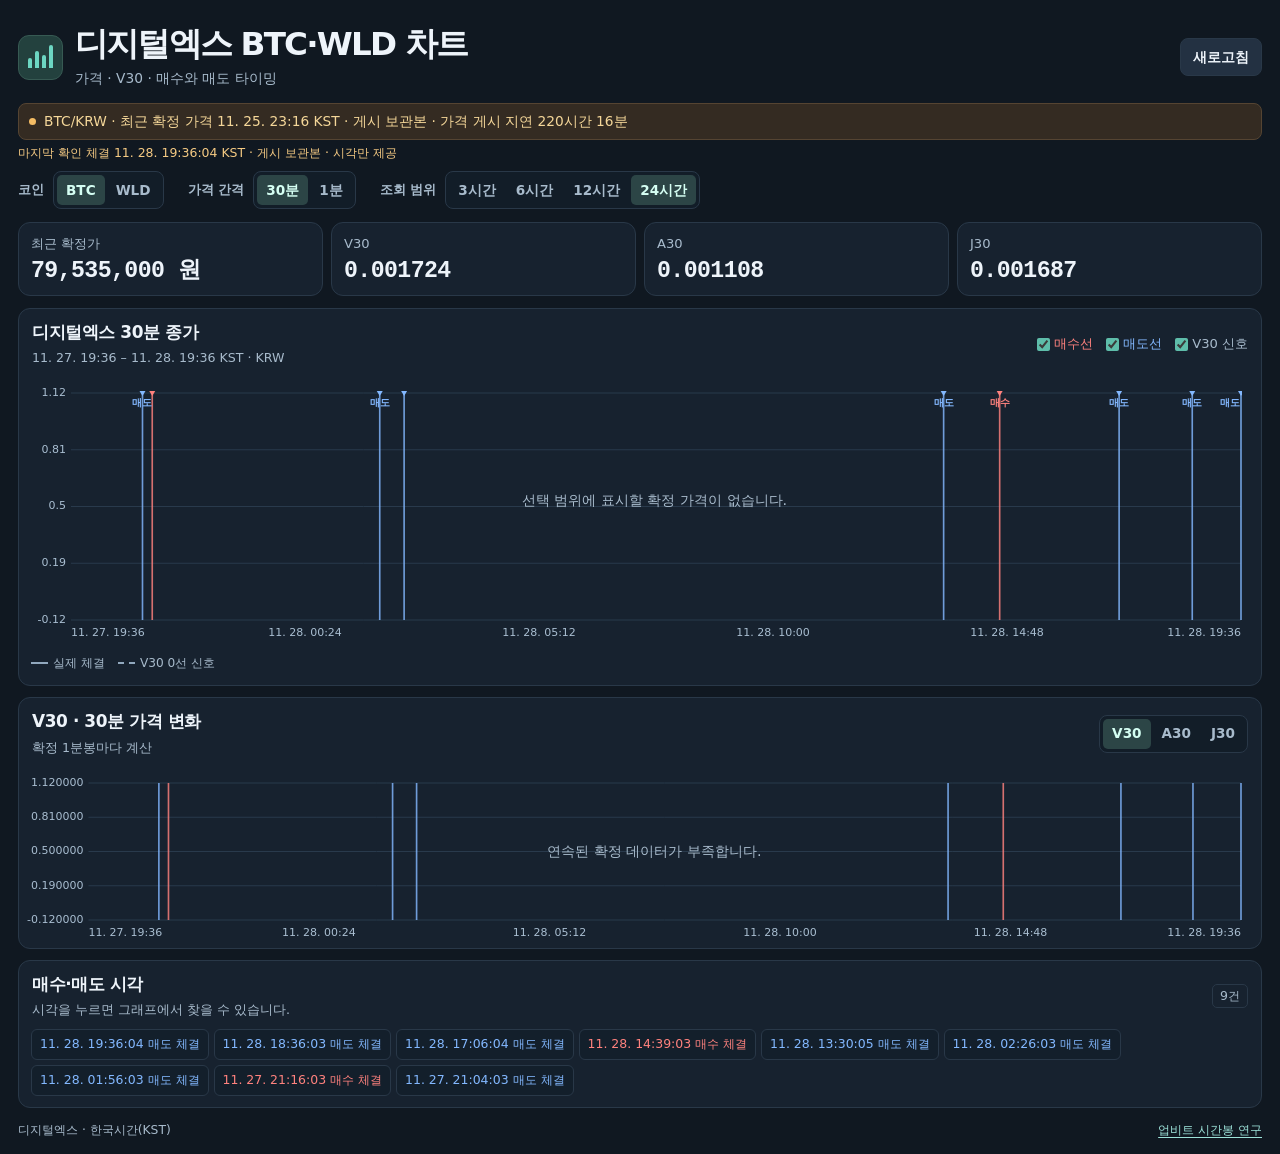
<file: vaj/index.html>
<!doctype html>
<html lang="ko">
<head>
  <meta charset="utf-8">
  <meta name="viewport" content="width=device-width, initial-scale=1">
  <meta name="color-scheme" content="dark">
  <meta name="description" content="디지털엑스 BTC·WLD 가격, V30과 매수·매도 시각">
  <title>디지털엑스 BTC·WLD 차트</title>
  <link rel="stylesheet" href="./digitalx-dashboard.css">
  <script type="module" src="./digitalx-dashboard.js"></script>
</head>
<body>
  <main>
    <header class="header">
      <div class="identity">
        <span class="logo" aria-hidden="true"><i></i><i></i><i></i><i></i></span>
        <div><h1>디지털엑스 BTC·WLD 차트</h1><p>가격 · V30 · 매수와 매도 타이밍</p></div>
      </div>
      <button class="refresh" id="refresh" type="button">새로고침</button>
    </header>
    <div id="status" class="status" role="status"><span class="lamp"></span><span>디지털엑스 데이터 연결 중</span></div>
    <div id="fills-status" class="source-note" role="status"></div>
    <div class="toolbar">
      <div class="picker"><span>코인</span><div class="group" id="coins" aria-label="코인 선택">
        <button type="button" data-coin="BTC" aria-pressed="true">BTC</button><button type="button" data-coin="WLD" aria-pressed="false">WLD</button>
      </div></div>
      <div class="picker"><span>가격 간격</span><div class="group" id="intervals" aria-label="가격 그래프 간격">
        <button type="button" data-interval="30" aria-pressed="true">30분</button><button type="button" data-interval="1" aria-pressed="false">1분</button>
      </div></div>
      <div class="picker"><span>조회 범위</span><div class="group" id="ranges" aria-label="조회 범위">
        <button type="button" data-hours="3" aria-pressed="false">3시간</button><button type="button" data-hours="6" aria-pressed="false">6시간</button><button type="button" data-hours="12" aria-pressed="false">12시간</button><button type="button" data-hours="24" aria-pressed="true">24시간</button>
      </div></div>
    </div>
    <section class="metrics" id="metrics" aria-label="최근 확정 1분봉 지표"></section>
    <section class="charts" aria-label="가격과 V30">
      <article class="panel">
        <div class="panel-title"><div><h2 id="price-title">디지털엑스 30분 종가</h2><p id="price-note">원화(KRW) · 한국시간</p></div>
        <div class="markers" aria-label="표시할 매매선">
          <label class="buy"><input type="checkbox" id="buy" checked><span>매수선</span></label>
          <label class="sell"><input type="checkbox" id="sell" checked><span>매도선</span></label>
          <label><input type="checkbox" id="signals" checked><span>V30 신호</span></label>
        </div></div>
        <div class="plot price-plot"><canvas id="price" role="img" aria-label="디지털엑스 원화 가격과 매수·매도 세로선"></canvas><p class="empty" id="price-empty" hidden>선택 범위에 표시할 확정 가격이 없습니다.</p></div>
        <div class="legend"><span><i></i>실제 체결</span><span><i class="dash"></i>V30 0선 신호</span><span id="live-key" hidden><i class="live"></i>진행 중 30분 구간</span></div>
      </article>
      <article class="panel">
        <div class="panel-title"><div><h2 id="indicator-title">V30 · 30분 가격 변화</h2><p id="indicator-note">확정 1분봉마다 계산</p></div>
        <div class="group" id="indicators" aria-label="지표 선택"><button type="button" data-key="v" aria-pressed="true">V30</button><button type="button" data-key="a" aria-pressed="false">A30</button><button type="button" data-key="j" aria-pressed="false">J30</button></div></div>
        <div class="plot indicator-plot"><canvas id="indicator" role="img" aria-label=" 30분 기준 지표와 매수·매도 세로선"></canvas><p class="empty" id="indicator-empty" hidden>연속된 확정 데이터가 부족합니다.</p></div>
      </article>
    </section>
    <section class="panel events"><div class="panel-title"><div><h2>매수·매도 시각</h2><p>시각을 누르면 그래프에서 찾을 수 있습니다.</p></div><span id="event-count" class="badge">0건</span></div>
      <div id="event-list" class="event-list"></div>
    </section>
    <footer><span>디지털엑스 · 한국시간(KST)</span><a href="./upbit-hourly.html">업비트 시간봉 연구</a></footer>
  </main>
</body>
</html>
</file>
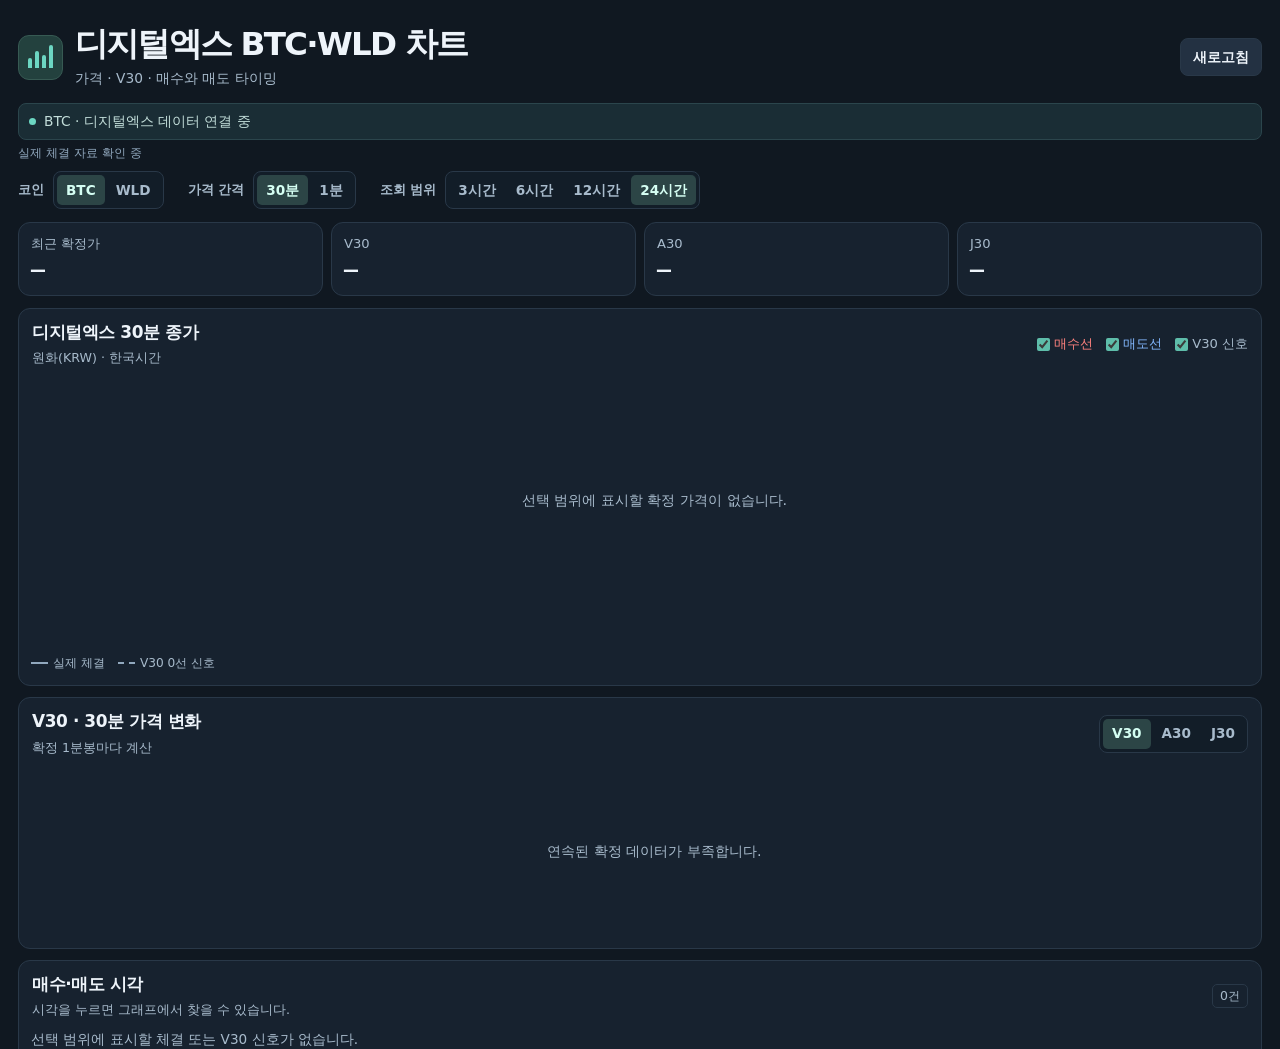
<file: vaj/digitalx.html>
<!doctype html>
<html lang="ko"><head><meta charset="utf-8"><meta name="viewport" content="width=device-width,initial-scale=1"><meta http-equiv="refresh" content="0;url=./"><link rel="canonical" href="./"><title>디지털엑스 BTC·WLD 차트</title></head><body><p><a href="./">디지털엑스 BTC·WLD 차트 열기</a></p></body></html>
</file>
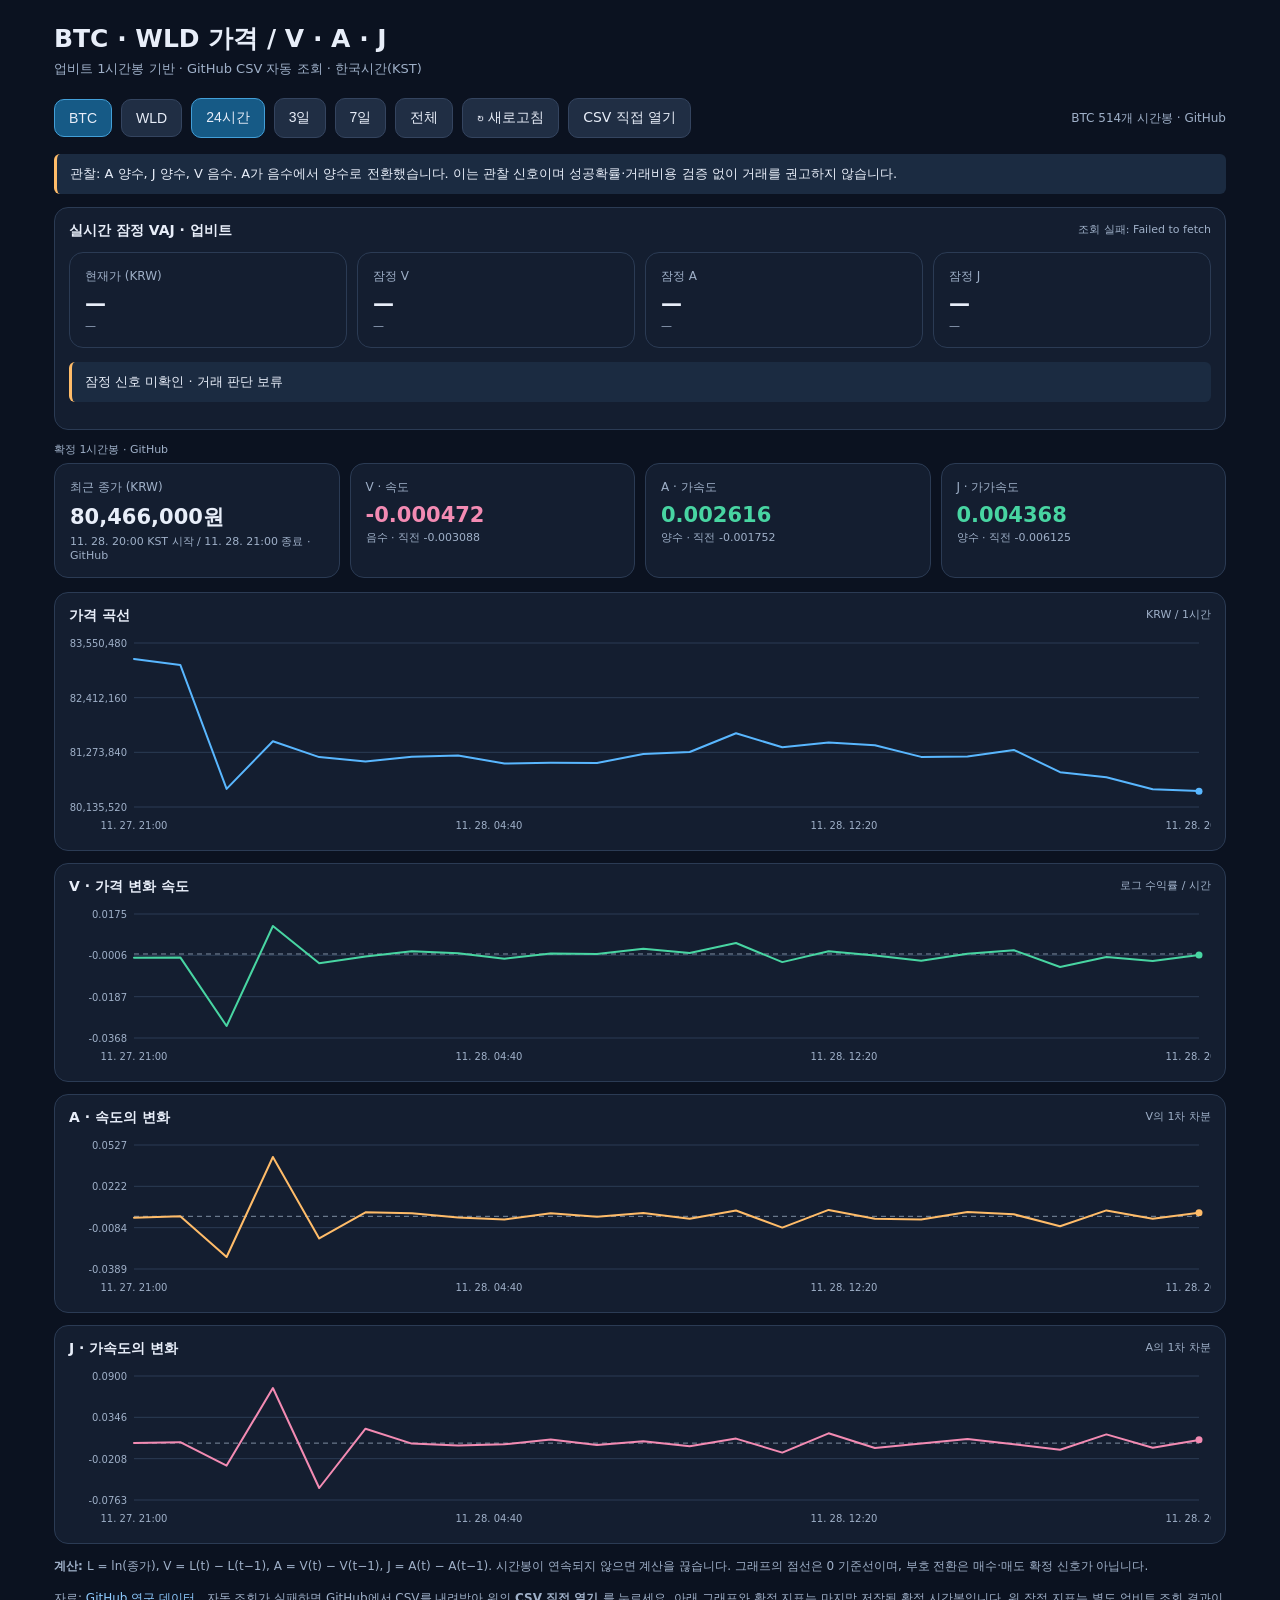
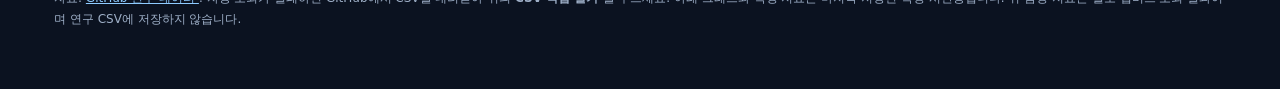
<file: vaj/upbit-hourly.html>
<!DOCTYPE html>
<html lang="ko">
 <head>
  <meta charset="utf-8"/>
  <meta content="width=device-width,initial-scale=1" name="viewport"/>
  <title>
   BTC · WLD VAJ 모니터
  </title>
  <style>
   :root{
    color-scheme:dark;
    --bg:#0b1220;
    --panel:#141e30;
    --line:#2b3b54;
    --text:#e8eef9;
    --muted:#9fb0c8;
    --blue:#59b7ff;
    --green:#48d5a2;
    --orange:#ffbc69;
    --pink:#f38bb3
}*{
    box-sizing:border-box
}body{
    margin:0;
    background:var(--bg);
    color:var(--text);
    font-family:system-ui,-apple-system,'Noto Sans KR',sans-serif
}.wrap{
    max-width:1200px;
    margin:auto;
    padding:22px 14px 48px
}h1{
    font-size:25px;
    margin:0 0 5px
}.sub{
    color:var(--muted);
    font-size:13px;
    margin-bottom:20px
}.toolbar{
    display:flex;
    gap:9px;
    flex-wrap:wrap;
    align-items:center;
    margin-bottom:16px
}button,.upload{
    background:#202e44;
    border:1px solid #34445f;
    border-radius:10px;
    color:var(--text);
    padding:10px 14px;
    cursor:pointer;
    font-size:14px
}button.active{
    background:#165a86;
    border-color:#439fd8
}.upload input{
    display:none
}.status{
    font-size:12px;
    color:var(--muted);
    margin-left:auto
}.cards{
    display:grid;
    grid-template-columns:repeat(4,minmax(0,1fr));
    gap:10px;
    margin-bottom:14px
}.card,.panel{
    background:var(--panel);
    border:1px solid var(--line);
    border-radius:14px
}.card{
    padding:15px
}.card .label{
    font-size:12px;
    color:var(--muted)
}.card .value{
    font-size:21px;
    font-weight:750;
    margin:7px 0 3px;
    font-variant-numeric:tabular-nums
}.card .detail{
    font-size:11px;
    color:var(--muted)
}.positive{
    color:var(--green)
}.negative{
    color:var(--pink)
}.panel{
    padding:14px;
    margin-bottom:12px
}.chart-title{
    display:flex;
    justify-content:space-between;
    gap:10px;
    font-size:14px;
    font-weight:700;
    margin:0 0 6px
}.chart-title span:last-child{
    color:var(--muted);
    font-size:11px;
    font-weight:400
}.plot{
    width:100%;
    height:165px;
    display:block;
    touch-action:pan-y
}.price .plot{
    height:205px
}.legend{
    font-size:12px;
    color:var(--muted);
    margin:10px 0
}.dot{
    display:inline-block;
    width:8px;
    height:8px;
    border-radius:50%;
    margin:0 5px 0 12px
}.notes{
    font-size:12px;
    line-height:1.7;
    color:var(--muted)
}.notice{
    background:#1b2b41;
    border-left:3px solid var(--orange);
    padding:11px 13px;
    border-radius:6px;
    font-size:13px;
    margin-bottom:13px
}a{
    color:#8ecbff
}.error{
    color:#ff9ca7
}@media(max-width:650px){
    .cards{
        grid-template-columns:repeat(2,1fr)
    }.card .value{
        font-size:17px
    }.status{
        width:100%;
        margin-left:0
    }.wrap{
        padding:16px 10px
    }.panel{
        padding:10px
    }.plot{
        height:145px
    }.price .plot{
        height:175px
    }
}
  </style>
 </head>
 <body>
  <main class="wrap">
   <h1>
    BTC · WLD 가격 / V · A · J
   </h1>
   <div class="sub">
    업비트 1시간봉 기반 · GitHub CSV 자동 조회 · 한국시간(KST)
   </div>
   <div class="toolbar">
    <button class="active" data-coin="BTC">
     BTC
    </button>
    <button data-coin="WLD">
     WLD
    </button>
    <button class="active" data-range="24">
     24시간
    </button>
    <button data-range="72">
     3일
    </button>
    <button data-range="168">
     7일
    </button>
    <button data-range="all">
     전체
    </button>
    <button id="refresh">
     ↻ 새로고침
    </button>
    <label class="upload">
     CSV 직접 열기
     <input accept=".csv,text/csv" id="file" type="file"/>
    </label>
    <span class="status" id="status">
     데이터 연결 중…
    </span>
   </div>
   <div class="notice" id="signal">
    지표를 불러오고 있습니다.
   </div>
   <section class="panel"><div class="chart-title"><span>실시간 잠정 VAJ · 업비트</span><span id="liveStatus">연결 중</span></div><div class="cards" style="margin-top:12px"><div class="card"><div class="label">현재가 (KRW)</div><div class="value" id="livep">—</div><div class="detail" id="livepd">—</div></div><div class="card"><div class="label">잠정 V</div><div class="value" id="livev">—</div><div class="detail" id="livevd">—</div></div><div class="card"><div class="label">잠정 A</div><div class="value" id="livea">—</div><div class="detail" id="livead">—</div></div><div class="card"><div class="label">잠정 J</div><div class="value" id="livej">—</div><div class="detail" id="livejd">—</div></div></div><div class="notice" id="liveSignal">미확정 시간봉 · 거래 확정 신호 아님</div></section><div class="chart-title"><span>확정 1시간봉 · GitHub</span></div><section class="cards">
    <div class="card">
     <div class="label">
      최근 종가 (KRW)
     </div>
     <div class="value" id="price">
      —
     </div>
     <div class="detail" id="time">
      —
     </div>
    </div>
    <div class="card">
     <div class="label">
      V · 속도
     </div>
     <div class="value" id="v">
      —
     </div>
     <div class="detail" id="vd">
      —
     </div>
    </div>
    <div class="card">
     <div class="label">
      A · 가속도
     </div>
     <div class="value" id="a">
      —
     </div>
     <div class="detail" id="ad">
      —
     </div>
    </div>
    <div class="card">
     <div class="label">
      J · 가가속도
     </div>
     <div class="value" id="j">
      —
     </div>
     <div class="detail" id="jd">
      —
     </div>
    </div>
   </section>
   <section class="panel price">
    <div class="chart-title">
     <span>
      가격 곡선
     </span>
     <span>
      KRW / 1시간
     </span>
    </div>
    <svg aria-label="시간별 가격 그래프" class="plot" id="priceChart" role="img">
    </svg>
   </section>
   <section class="panel">
    <div class="chart-title">
     <span>
      V · 가격 변화 속도
     </span>
     <span>
      로그 수익률 / 시간
     </span>
    </div>
    <svg aria-label="V 그래프" class="plot" id="vChart" role="img">
    </svg>
   </section>
   <section class="panel">
    <div class="chart-title">
     <span>
      A · 속도의 변화
     </span>
     <span>
      V의 1차 차분
     </span>
    </div>
    <svg aria-label="A 그래프" class="plot" id="aChart" role="img">
    </svg>
   </section>
   <section class="panel">
    <div class="chart-title">
     <span>
      J · 가속도의 변화
     </span>
     <span>
      A의 1차 차분
     </span>
    </div>
    <svg aria-label="J 그래프" class="plot" id="jChart" role="img">
    </svg>
   </section>
   <div class="notes">
    <b>
     계산:
    </b>
    L = ln(종가), V = L(t) − L(t−1), A = V(t) − V(t−1), J = A(t) − A(t−1). 시간봉이 연속되지 않으면 계산을 끊습니다. 그래프의 점선은 0 기준선이며, 부호 전환은 매수·매도 확정 신호가 아닙니다.
    <p>
     자료:
     <a href="https://github.com/kshvac/BTC-WLD-Research/tree/main/data" rel="noopener" target="_blank">
      GitHub 연구 데이터
     </a>
     . 자동 조회가 실패하면 GitHub에서 CSV를 내려받아 위의
     <b>
      CSV 직접 열기
     </b>
     를 누르세요. 아래 그래프와 확정 지표는 마지막 저장된 확정 시간봉입니다. 위 잠정 지표는 별도 업비트 조회 결과이며 연구 CSV에 저장하지 않습니다.
    </p>
   </div>
  </main>
  <script>
   const BASE='https://kshvac.github.io/vaj/data/';
const state={
    coin:'BTC',range:24,cache:{
    },source:{
    }
};
const $=id=>document.getElementById(id);
const fmt=(n,d=6)=>Number.isFinite(n)?n.toLocaleString('ko-KR',{
    maximumFractionDigits:d,minimumFractionDigits:d
}):'—';
const kst=t=>new Date(t).toLocaleString('ko-KR',{
    timeZone:'Asia/Seoul',month:'2-digit',day:'2-digit',hour:'2-digit',minute:'2-digit',hour12:false
});
function csvParse(text){
    let lines=text.replace(/^\uFEFF/,'').trim().split(/\r?\n/);
    if(lines.length<2)throw Error('CSV에 데이터가 없습니다');
    let header=lines.shift().split(',').map(x=>x.trim());
    let col=k=>header.indexOf(k);
    if(col('time_utc')<0||col('close_krw')<0)throw Error('time_utc / close_krw 열이 없습니다');
    let rows=lines.map(line=>{
        let x=line.split(',');
        let time=Date.parse(x[col('time_utc')]);
        return{
            time,close:Number(x[col('close_krw')]),volume:Number(x[col('volume')])
        }
    }).filter(r=>Number.isFinite(r.time)&&r.time%3600000===0&&r.time+3600000<=Date.now()&&Number.isFinite(r.close)&&r.close>0).sort((a,b)=>a.time-b.time);
    let dedup=[];
    for(let r of rows){
        if(dedup.length&&dedup[dedup.length-1].time===r.time)dedup[dedup.length-1]=r;
        else dedup.push(r)
    }let last=null;
    for(let r of dedup){
        r.log=Math.log(r.close);
        let consecutive=last&&r.time-last.time===3600000;
        r.v=consecutive?r.log-last.log:null;
        r.a=consecutive&&last.v!==null?r.v-last.v:null;
        r.j=consecutive&&last.a!==null?r.a-last.a:null;
        last=r
    }return dedup
}
async function load(coin,force=false){
    if(state.cache[coin]&&!force)return;
    const url=BASE+coin+'_hourly.csv?ts='+Date.now();
    $('status').textContent=coin+' CSV 읽는 중…';
    try{
        let resp=await fetch(url,{
            cache:'no-store'
        });
        if(!resp.ok)throw Error('HTTP '+resp.status);
        let rows=csvParse(await resp.text());
        if(!rows.length)throw Error('유효한 행 없음');
        state.cache[coin]=rows;
        state.source[coin]='GitHub';
        $('status').textContent=coin+' '+rows.length+'개 시간봉 · GitHub'
    }catch(e){
        $('status').textContent='자동 조회 실패: '+e.message+' · CSV 직접 열기 사용';
        if(!state.cache[coin])$('signal').textContent='GitHub 파일을 불러오지 못했습니다. CSV 직접 열기로 파일을 선택해 주세요.'
    }
}
function pathFor(rows,key,x,y){
    let out='',started=false,previous=null;
    for(let r of rows){
        if(previous!==null&&r.time-previous!==3600000)started=false;
        previous=r.time;
        let v=r[key];
        if(!Number.isFinite(v)){
            started=false;
            continue
        }out+=(started?' L':' M')+x(r.time).toFixed(1)+' '+y(v).toFixed(1);
        started=true
    }return out
}
function chart(id,rows,key,color){
    let svg=$(id);
    let w=svg.clientWidth||650,h=svg.clientHeight||160;
    svg.setAttribute('viewBox',`0 0 ${w} ${h}`);
    if(!rows.length){
        svg.innerHTML='';
        return
    }let left=65,right=12,top=12,bottom=29,values=rows.map(r=>r[key]).filter(Number.isFinite);
    if(!values.length){
        svg.innerHTML=`<text x="20" y="60" fill="#9fb0c8">계산 가능한 연속 시간봉이 없습니다</text>`;
        return
    }let min=Math.min(...values),max=Math.max(...values);
    if(key!=='close'){
        min=Math.min(min,0);
        max=Math.max(max,0)
    }let pad=(max-min||Math.abs(max)||1)*.12;
    min-=pad;
    max+=pad;
    let t0=rows[0].time,t1=rows[rows.length-1].time;
    let x=t=>left+(t-t0)/(t1-t0||1)*(w-left-right);
    let y=v=>top+(max-v)/(max-min)*(h-top-bottom);
    let out='';
    for(let i=0;
    i<4;
    i++){
        let v=min+(max-min)*i/3,py=y(v);
        out+=`<line x1="${left}" x2="${w-right}" y1="${py}" y2="${py}" stroke="#2b3b54" stroke-width="1"/><text x="${left-7}" y="${py+4}" text-anchor="end" font-size="10" fill="#9fb0c8">${key==='close'?fmt(v,0):v.toFixed(4)}</text>`
    }if(key!=='close'&&min<0&&max>0)out+=`<line x1="${left}" x2="${w-right}" y1="${y(0)}" y2="${y(0)}" stroke="#aabbd0" stroke-dasharray="5 4" opacity=".7"/>`;
    for(let i=0;
    i<4;
    i++){
        let t=t0+(t1-t0)*i/3;
        out+=`<text x="${x(t)}" y="${h-7}" text-anchor="middle" font-size="10" fill="#9fb0c8">${kst(t)}</text>`
    }out+=`<path d="${pathFor(rows,key,x,y)}" fill="none" stroke="${color}" stroke-width="2" stroke-linejoin="round" stroke-linecap="round"/>`;
    let last=[...rows].reverse().find(r=>Number.isFinite(r[key]));
    if(last)out+=`<circle cx="${x(last.time)}" cy="${y(last[key])}" r="3.5" fill="${color}"/>`;
    svg.innerHTML=out
}
function setMetric(id,did,v,prev){
    let el=$(id);
    el.textContent=fmt(v,6);
    el.className='value '+(v>0?'positive':v<0?'negative':'');
    $(did).textContent=!Number.isFinite(v)?'연속 시간봉 부족':(v>0?'양수':v<0?'음수':'0')+(Number.isFinite(prev)?' · 직전 '+fmt(prev,6):'')
}
function render(){
    let rows=state.cache[state.coin]||[];
    if(!rows.length)return;
    let latest=rows[rows.length-1];
    let start=state.range==='all'?-Infinity:latest.time-(Number(state.range)-1)*3600000;
    let shown=rows.filter(r=>r.time>=start);
    $('price').textContent=fmt(latest.close,0)+'원';
    $('time').textContent=kst(latest.time)+' KST 시작 / '+kst(latest.time+3600000)+' 종료 · '+(state.source[state.coin]||'CSV');
    let prev=rows[rows.length-2]||{
    };
    for(let k of ['v','a','j'])setMetric(k,k+'d',latest[k],prev[k]);
    let a=latest.a,j=latest.j,v=latest.v;
    let text=Number.isFinite(a)&&Number.isFinite(j)?`관찰: A ${a>0?'양수':a<0?'음수':'0'}, J ${j>0?'양수':j<0?'음수':'0'}, V ${v>0?'양수':v<0?'음수':'0'}. `:'지표 계산에 필요한 연속 시간봉이 부족합니다. ';
    if(Number.isFinite(a)&&Number.isFinite(prev.a)&&prev.a<=0&&a>0)text+='A가 음수에서 양수로 전환했습니다. ';
    if(Number.isFinite(a)&&Number.isFinite(prev.a)&&prev.a>=0&&a<0)text+='A가 양수에서 음수로 전환했습니다. ';
    text+='이는 관찰 신호이며 성공확률·거래비용 검증 없이 거래를 권고하지 않습니다.';
    $('signal').textContent=text;
    chart('priceChart',shown,'close','#59b7ff');
    chart('vChart',shown,'v','#48d5a2');
    chart('aChart',shown,'a','#ffbc69');
    chart('jChart',shown,'j','#f38bb3')
}
function setActive(attr,val){
    document.querySelectorAll('button['+attr+']').forEach(b=>b.classList.toggle('active',b.getAttribute(attr)===String(val)))
}document.querySelectorAll('[data-coin]').forEach(b=>b.onclick=async()=>{
    state.coin=b.dataset.coin;
    setActive('data-coin',state.coin);
    await load(state.coin);
    render()
});
document.querySelectorAll('[data-range]').forEach(b=>b.onclick=()=>{
    state.range=b.dataset.range;
    setActive('data-range',state.range);
    render()
});
$('refresh').onclick=async()=>{
    await load(state.coin,true);
    render()
};
$('file').onchange=async e=>{
    let file=e.target.files[0];
    if(!file)return;
    try{
        let rows=csvParse(await file.text());
        let detected=file.name.toUpperCase().includes('WLD')?'WLD':file.name.toUpperCase().includes('BTC')?'BTC':state.coin;
        state.coin=detected;
        state.cache[detected]=rows;
        state.source[detected]='직접 불러온 CSV';
        setActive('data-coin',detected);
        $('status').textContent=detected+' '+rows.length+'개 시간봉 · 로컬 CSV';
        render()
    }catch(err){
        $('status').textContent='CSV 오류: '+err.message
    }
};
window.addEventListener('resize',()=>render());
load('BTC').then(render);

const H=3600000;
let liveBusy=false, liveGeneration=0;
function clearLive(message){
  for(const k of ['p','v','a','j']){ $('live'+k).textContent='—'; $('live'+k).className='value'; $('live'+k+'d').textContent='—'; }
  $('liveStatus').textContent=message;
  $('liveSignal').textContent='잠정 신호 미확인 · 거래 판단 보류';
}
async function live(){
  if(liveBusy||document.hidden)return;
  liveBusy=true;
  const coin=state.coin, generation=liveGeneration;
  const controller=new AbortController();
  const timeout=setTimeout(()=>controller.abort(),8000);
  try{
    const response=await fetch('https://api.upbit.com/v1/candles/minutes/60?market=KRW-'+coin+'&count=6',{cache:'no-store',signal:controller.signal});
    if(!response.ok)throw Error('HTTP '+response.status);
    const raw=await response.json();
    if(!Array.isArray(raw))throw Error('응답 오류');
    if(coin!==state.coin||generation!==liveGeneration)return;
    const now=Date.now(), hour=Math.floor(now/H)*H;
    const rows=raw.map(r=>({time:Date.parse(r.candle_date_time_utc+'Z'),close:Number(r.trade_price),timestamp:Number(r.timestamp)})).sort((a,b)=>a.time-b.time);
    if(rows.length<5||rows.some(r=>!Number.isFinite(r.time)||r.time%H!==0||!Number.isFinite(r.close)||r.close<=0))throw Error('유효 시간봉 부족');
    const last=rows.at(-1);
    if(last.time!==hour||!Number.isFinite(last.timestamp)||last.timestamp<hour||last.timestamp>now+5000||now-last.timestamp>120000)throw Error('현재 봉 또는 최신 체결 미확인');
    const recent=rows.slice(-5);
    if(recent.some((r,i)=>i&&r.time-recent[i-1].time!==H))throw Error('연속 시간봉 부족');
    for(let i=0;i<recent.length;i++){
      const r=recent[i],p=recent[i-1];r.log=Math.log(r.close);
      r.v=i>=1?r.log-p.log:null;r.a=i>=2?r.v-p.v:null;r.j=i>=3?r.a-p.a:null;
    }
    const p=recent.at(-2),r=recent.at(-1);
    $('livep').textContent=fmt(r.close,0)+'원';$('livepd').textContent='체결 '+kst(r.timestamp)+' KST';
    for(const k of ['v','a','j']){
      setMetric('live'+k,'live'+k+'d',r[k],p[k]);
      $('live'+k+'d').textContent='직전 '+fmt(p[k])+' / Δ '+fmt(r[k]-p[k]);
    }
    const up=['v','a','j'].every(k=>r[k]>p[k]),down=['v','a','j'].every(k=>r[k]<p[k]);
    let signal=up?'매수 후보 · VAJ 동반 증가':down?'매도 후보 · VAJ 동반 감소':'동방향 후보 없음';
    if(p.j<=0&&r.j>0&&r.a>p.a)signal+=' / J 상향 반전 관찰';
    if(p.j>=0&&r.j<0&&r.a<p.a)signal+=' / J 하향 반전 관찰';
    if(p.a<=0&&r.a>0)signal+=' / A 상향 돌파';
    if(p.a>=0&&r.a<0)signal+=' / A 하향 돌파';
    $('liveSignal').textContent=signal+' · 미확정 봉, 성공률 및 거래비용 미검증';
    $('liveStatus').textContent=kst(now)+' 조회 · 10초 갱신';
  }catch(e){if(coin===state.coin&&generation===liveGeneration)clearLive('조회 실패: '+e.message);}
  finally{clearTimeout(timeout);liveBusy=false;}
}
document.querySelectorAll('[data-coin]').forEach(b=>b.addEventListener('click',()=>{liveGeneration++;clearLive('코인 전환 중');live();}));
$('file').addEventListener('change',()=>{liveGeneration++;clearLive('CSV 선택 중');});
$('refresh').addEventListener('click',()=>live());
document.addEventListener('visibilitychange',()=>{if(!document.hidden){clearLive('재연결 중');live();}});
setInterval(live,10000);
setInterval(async()=>{if(!document.hidden&&state.source[state.coin]!=='직접 불러온 CSV'){await load(state.coin,true);render();}},60000);
live();

  </script>
 </body>
</html>
</file>
<file: vaj/digitalx-dashboard.css>
:root {
  color-scheme: dark;
  --bg: #101821; --card: #17222f; --edge: #293848;
  --ink: #eef4fa; --muted: #a8bbcc; --sub: #91a8be;
  --brand: #6cd6c2; --buy: #ff827e; --sell: #83b8ff;
  font: 16px/1.5 "Noto Sans KR", "Malgun Gothic", system-ui, sans-serif;
  background: var(--bg); color: var(--ink);
}
*, *::before, *::after { box-sizing: border-box; }
[hidden] { display: none !important; }
body { margin: 0; min-width: 320px; }
main { width: min(100% - 36px, 1300px); margin: 0 auto; padding: 26px 0 15px; }
h1, h2, p { margin: 0; }
h1 { font-size: clamp(1.4rem, 3vw, 2.04rem); letter-spacing: -.055em; line-height: 1.15; }
h2 { font-size: 1.06rem; font-weight: 740; letter-spacing: -.025em; }
button, input { font: inherit; }
button { color: inherit; cursor: pointer; }
button:focus-visible, input:focus-visible, a:focus-visible { outline: 2px solid var(--brand); outline-offset: 3px; }
a { color: #9de3da; text-underline-offset: 3px; }
.header, .panel-title, .identity { display: flex; align-items: center; justify-content: space-between; gap: 12px; }
.header { margin-bottom: 15px; }
.identity { justify-content: flex-start; }
.identity p, .panel-title p { color: var(--muted); font-size: .86rem; margin-top: 4px; }
.logo { border-radius: 11px; width: 45px; height: 45px; background: #23413e; border: 1px solid #375a53; display: flex; align-items: end; justify-content: center; gap: 3px; padding-bottom: 11px; flex: none; }
.logo i { width: 4px; border-radius: 2px 2px 0 0; background: var(--brand); height: 10px; }
.logo i:nth-child(2) { height: 17px; }.logo i:nth-child(3) { height: 13px; }.logo i:nth-child(4) { height: 23px; }
.refresh { padding: 7px 12px; min-height: 38px; border: 1px solid var(--edge); border-radius: 8px; background: #233142; white-space: nowrap; font-size: .86rem; font-weight: 650; }
.refresh:hover, .group button:hover { background: #2d3e50; }
.status { display: flex; align-items: center; gap: 8px; flex-wrap: wrap; padding: 7px 10px; background: #1a2d35; color: #c2ddd9; border: 1px solid #2b454c; border-radius: 8px; font-size: .86rem; }
.status.warn { color: #f5d799; background: #342b22; border-color: #554432; }
.lamp { width: 7px; height: 7px; border-radius: 50%; background: var(--brand); flex: none; }
.warn .lamp { background: #f4bc64; }
.source-note { min-height: 21px; margin-top: 4px; color: var(--sub); font-size: .78rem; }
.source-note.warn { color: #f5ca83; }
.toolbar, .picker { display: flex; align-items: center; flex-wrap: wrap; gap: 9px; }
.toolbar { gap: 12px 24px; margin: 6px 0 13px; }
.picker > span { color: var(--muted); font-size: .84rem; font-weight: 650; }
.group { display: flex; gap: 2px; align-items: center; padding: 3px; border: 1px solid var(--edge); background: #121d28; border-radius: 8px; }
.group button { min-height: 30px; border: 0; background: transparent; color: var(--muted); font-size: .85rem; font-weight: 650; padding: 4px 9px; border-radius: 5px; white-space: nowrap; }
.group button[aria-pressed="true"] { background: #2c4546; color: #d5fff3; }
.metrics { display: grid; grid-template-columns: repeat(4, minmax(0, 1fr)); gap: 8px; margin-bottom: 12px; }
.metric, .panel { min-width: 0; border: 1px solid var(--edge); border-radius: 12px; background: var(--card); }
.metric { min-height: 73px; padding: 8px 12px 9px; }
.metric small { color: var(--muted); font-size: .82rem; }
.metric strong { display: block; margin: 1px 0 0; font: 720 clamp(.97rem, 2.3vw, 1.45rem)/1.3 ui-monospace, Consolas, monospace; font-variant-numeric: tabular-nums; letter-spacing: -.025em; overflow-wrap: anywhere; }
.charts { display: grid; gap: 11px; }
.panel-title { justify-content: space-between; flex-wrap: wrap; padding: 11px 13px 8px; }
.panel-title p { font-size: .79rem; }
.plot { position: relative; margin: 1px 10px 3px 2px; }
.price-plot { height: 268px; }.indicator-plot { height: 178px; }
.plot canvas { display: block; width: 100%; height: 100%; }
.empty { position: absolute; top: 42%; left: 9%; right: 6%; color: var(--muted); text-align: center; font-size: .9rem; }
.markers, .legend { display: flex; flex-wrap: wrap; align-items: center; gap: 8px 13px; }
.markers label { display: inline-flex; white-space: nowrap; align-items: center; gap: 4px; color: var(--muted); font-size: .82rem; cursor: pointer; }
.markers input { accent-color: #5ebdaa; margin: 0; }
.buy span, .event.buy { color: var(--buy); }.sell span, .event.sell { color: var(--sell); }
.legend { min-height: 30px; margin: 0 12px 7px; color: var(--muted); font-size: .76rem; }
.legend > span { display: inline-flex; align-items: center; gap: 5px; }
.legend i { display: inline-block; width: 17px; border-top: 2px solid var(--sub); }
.legend i.dash { border-top-style: dashed; }.legend i.live { border-top: 2px dotted var(--brand); }
.events { margin-top: 11px; }
.badge { color: var(--muted); border: 1px solid var(--edge); border-radius: 5px; padding: 2px 7px; font-size: .78rem; }
.event-list { display: flex; gap: 5px; flex-wrap: wrap; padding: 1px 12px 11px; }
.event { border: 1px solid var(--edge); background: #131f2b; border-radius: 6px; padding: 5px 8px; font-size: .78rem; white-space: nowrap; }
.event:hover, .event[aria-pressed="true"] { background: #2b3f51; }
.event.signal { border-style: dashed; }
.event-empty { color: var(--muted); font-size: .85rem; }
footer { display: flex; align-items: center; justify-content: space-between; flex-wrap: wrap; gap: 6px; margin-top: 13px; color: var(--muted); font-size: .77rem; }
@media(max-width: 650px) {
  main { width: calc(100% - 20px); padding-top: 14px; }
  .header, .identity { gap: 6px; }.header { margin-bottom: 10px; }
  .identity p { font-size: .74rem; }.logo { width: 31px; height: 34px; gap: 2px; padding-bottom: 5px; }
  .logo i { width: 3px; }.refresh { min-height: 34px; padding: 4px 7px; font-size: .74rem; }
  .toolbar { gap: 7px 12px; }
  .metrics { grid-template-columns: repeat(2, minmax(0, 1fr)); gap: 6px; }
  .metric { min-height: 54px; padding: 5px 8px; }
  .price-plot { height: 220px; }.indicator-plot { height: 155px; }
  .panel-title { padding: 8px 9px; }.group button { padding-inline: 7px; }
}
</file>
